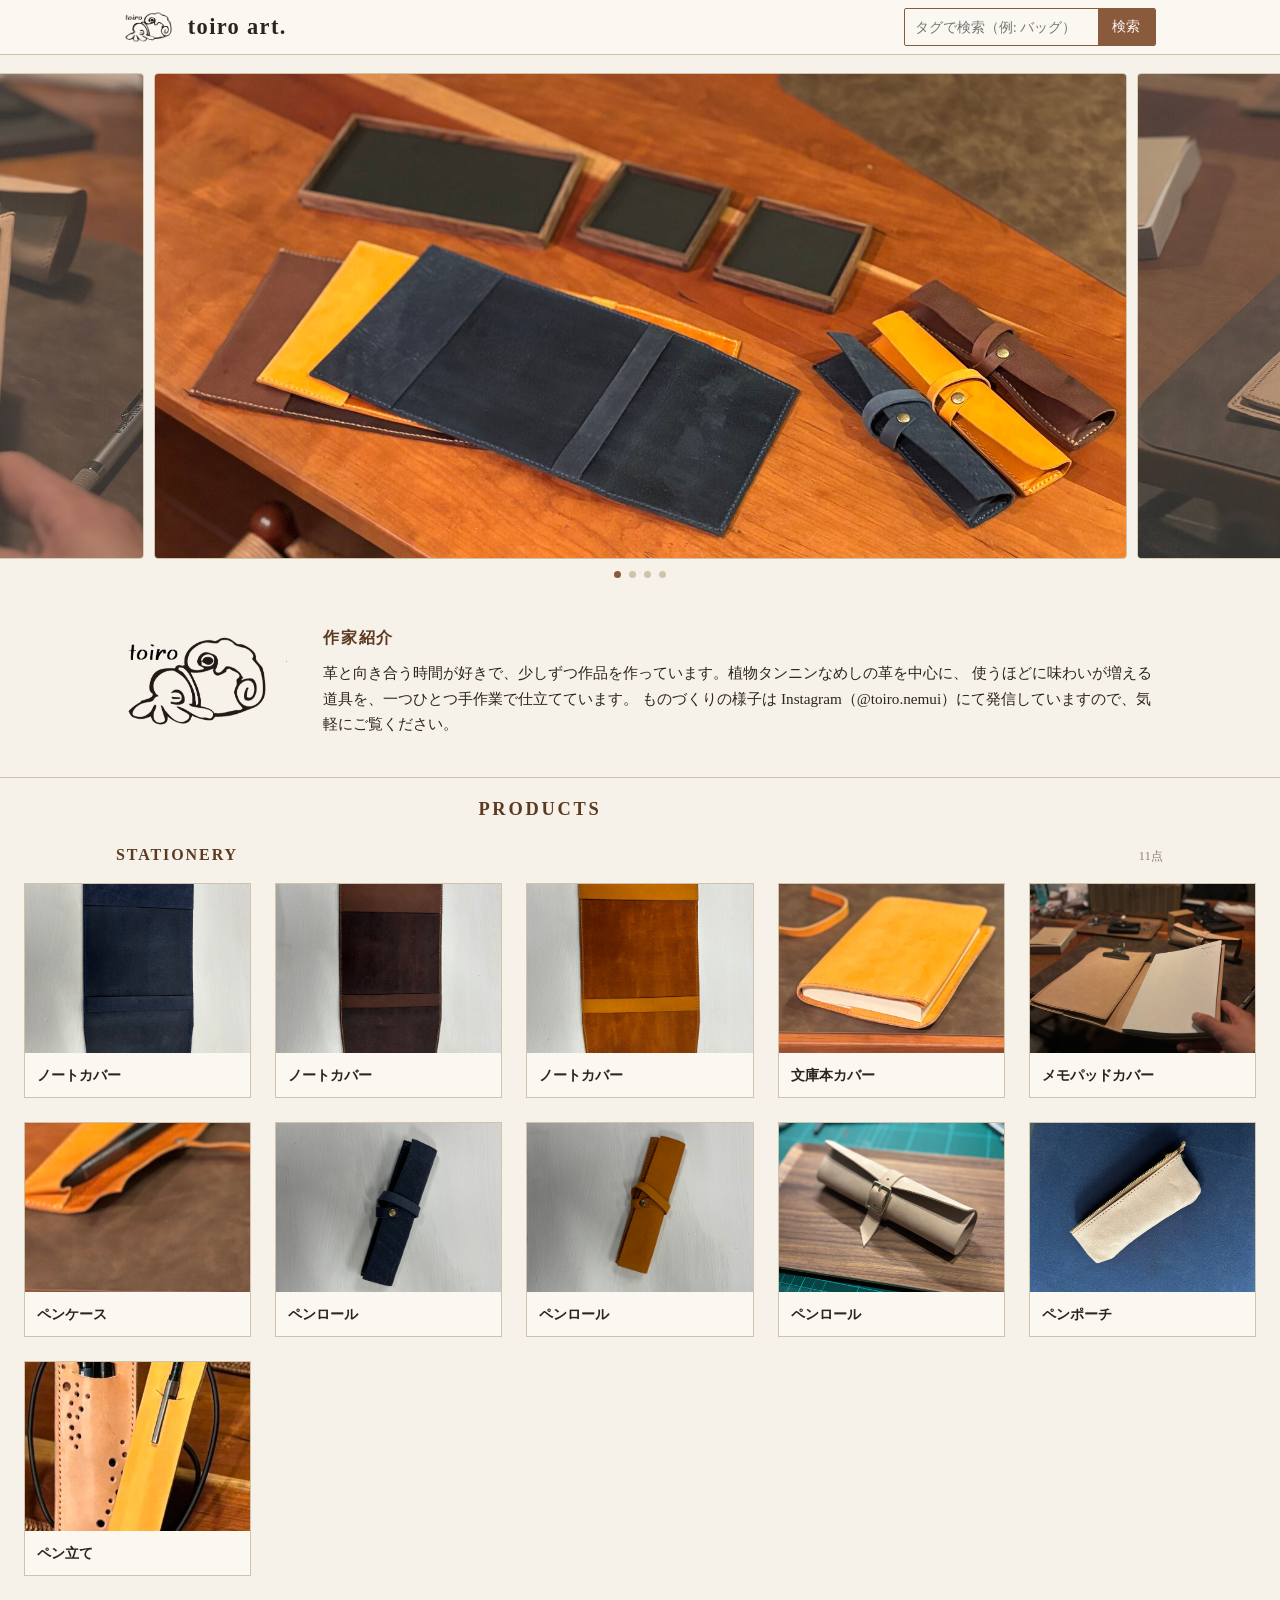
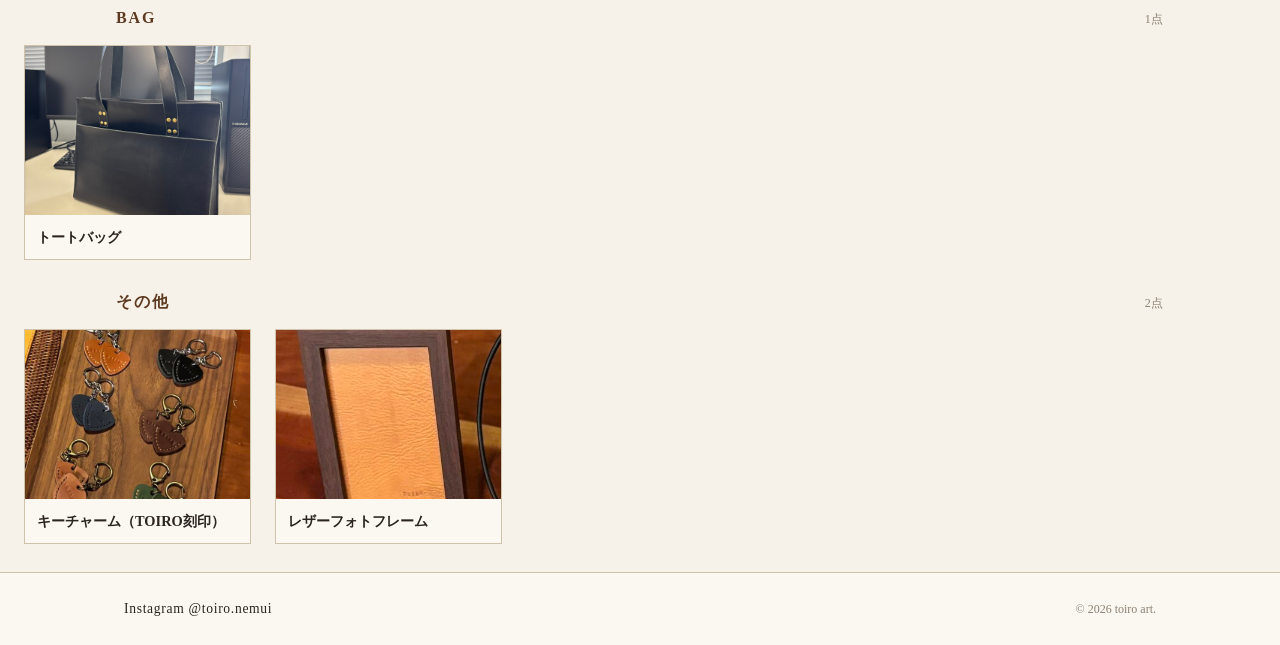
<file: index.html>
<!DOCTYPE html>
<html lang="ja">
<head>
<meta charset="UTF-8" />
<meta name="viewport" content="width=device-width, initial-scale=1.0" />
<title>toiro art. | 革細工工房</title>
<link rel="icon" type="image/png" href="assets/img/favicon.png" />
<link rel="stylesheet" href="css/style.css" />
</head>
<body>

<header class="site-header">
  <div class="wrap">
    <a class="logo" href="index.html">
      <img src="assets/img/logo.png" alt="toiro art. ロゴ" />
      toiro art.
    </a>
    <div class="search-box">
      <form class="search-form" action="search.html" method="get">
        <input type="text" name="q" class="search-field" placeholder="タグで検索（例: バッグ）" autocomplete="off" />
        <button type="submit">検索</button>
      </form>
      <ul class="search-suggest" hidden></ul>
    </div>
  </div>
</header>

<section class="hero">
  <div class="hero-viewport" id="hero-viewport">
    <!-- スライドは js/home.js が挿入 -->
  </div>
  <div class="hero-dots" id="hero-dots"></div>
</section>

<section class="about">
  <div class="wrap">
    <img src="assets/img/logo.png" alt="作家アイコン" />
    <div>
      <h2>作家紹介</h2>
      <p>
        革と向き合う時間が好きで、少しずつ作品を作っています。植物タンニンなめしの革を中心に、
        使うほどに味わいが増える道具を、一つひとつ手作業で仕立てています。
        ものづくりの様子は Instagram（@toiro.nemui）にて発信していますので、気軽にご覧ください。
      </p>
    </div>
  </div>
</section>

<h2 class="section-title wrap">PRODUCTS</h2>
<div id="genre-sections">
  <!-- ジャンルごとの商品行は js/home.js が挿入 -->
</div>

<footer class="site-footer">
  <div class="wrap">
    <div class="sns-links">
      <a href="https://www.instagram.com/toiro.nemui/" target="_blank" rel="noopener">Instagram @toiro.nemui</a>
    </div>
    <p class="copyright">&copy; 2026 toiro art.</p>
  </div>
</footer>

<script src="js/products.js"></script>
<script src="js/search-suggest.js"></script>
<script src="js/hero-data.js"></script>
<script src="js/home.js"></script>
</body>
</html>
</file>
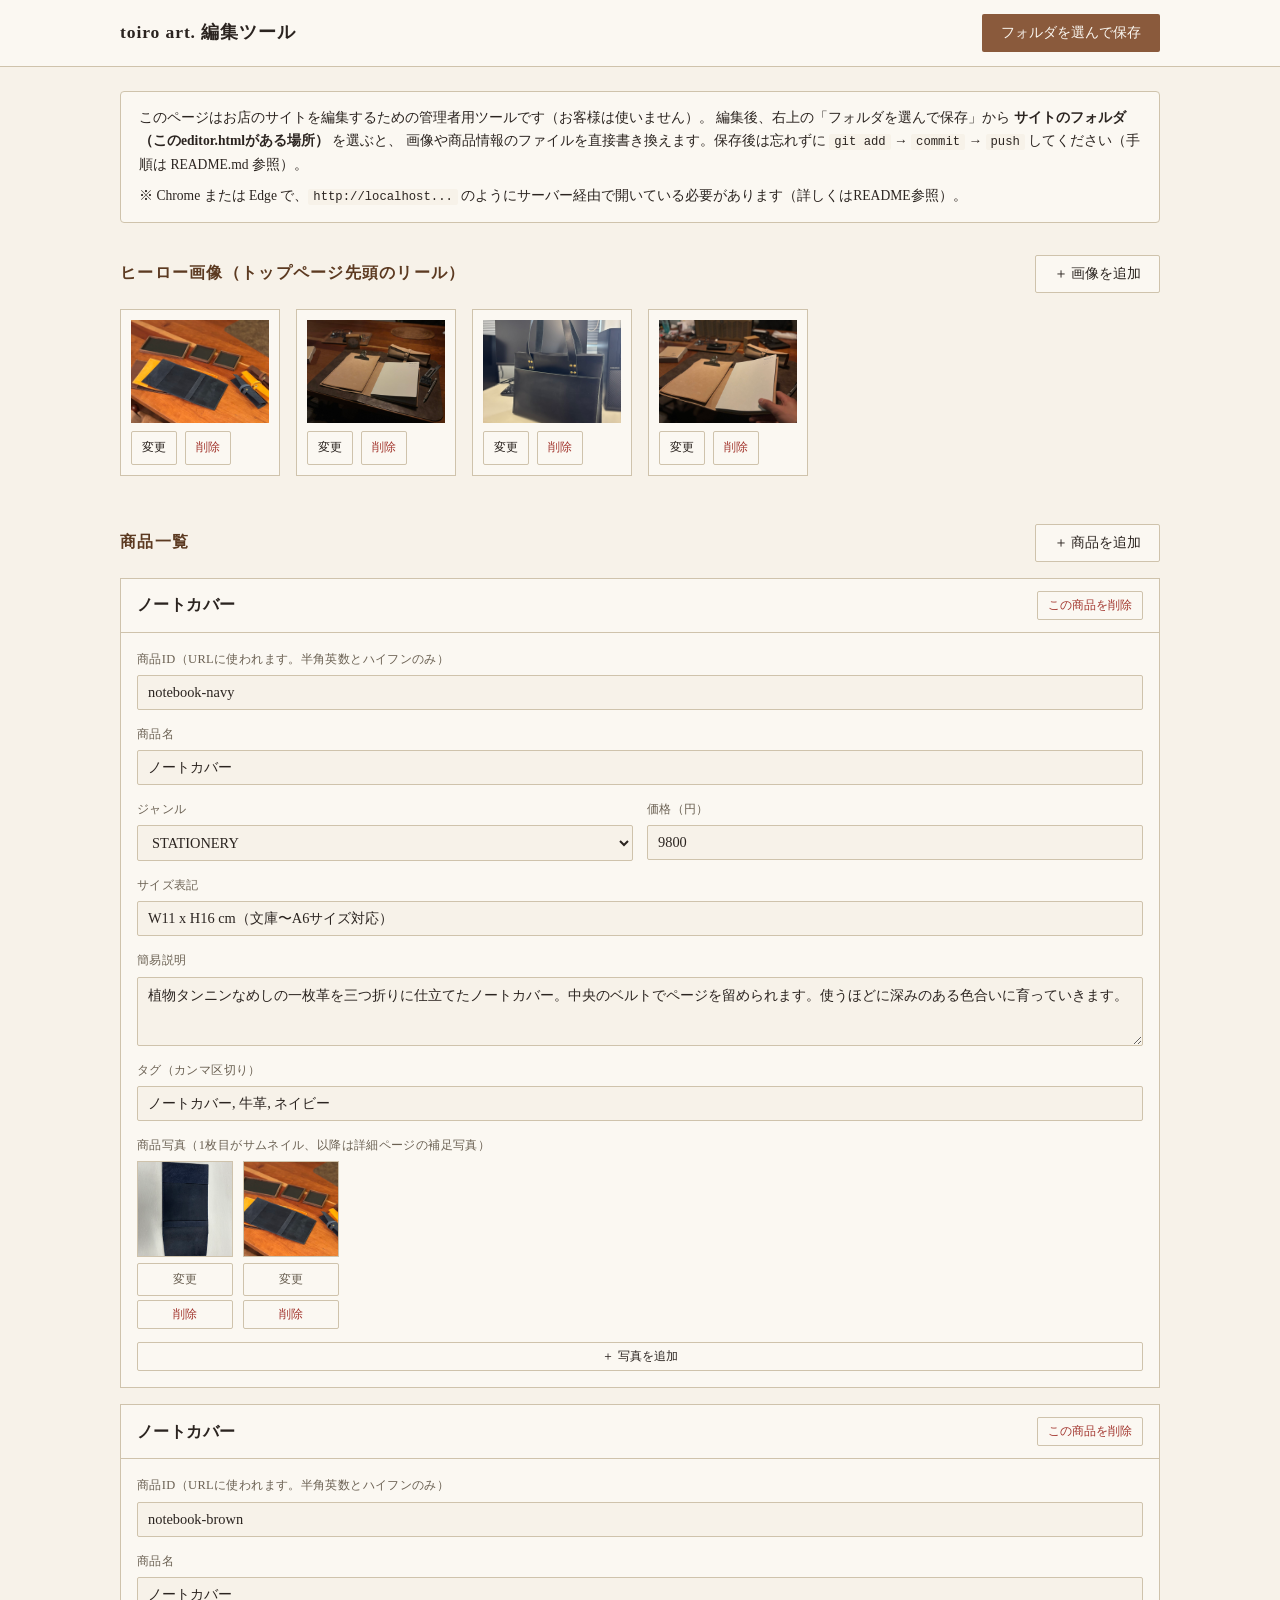
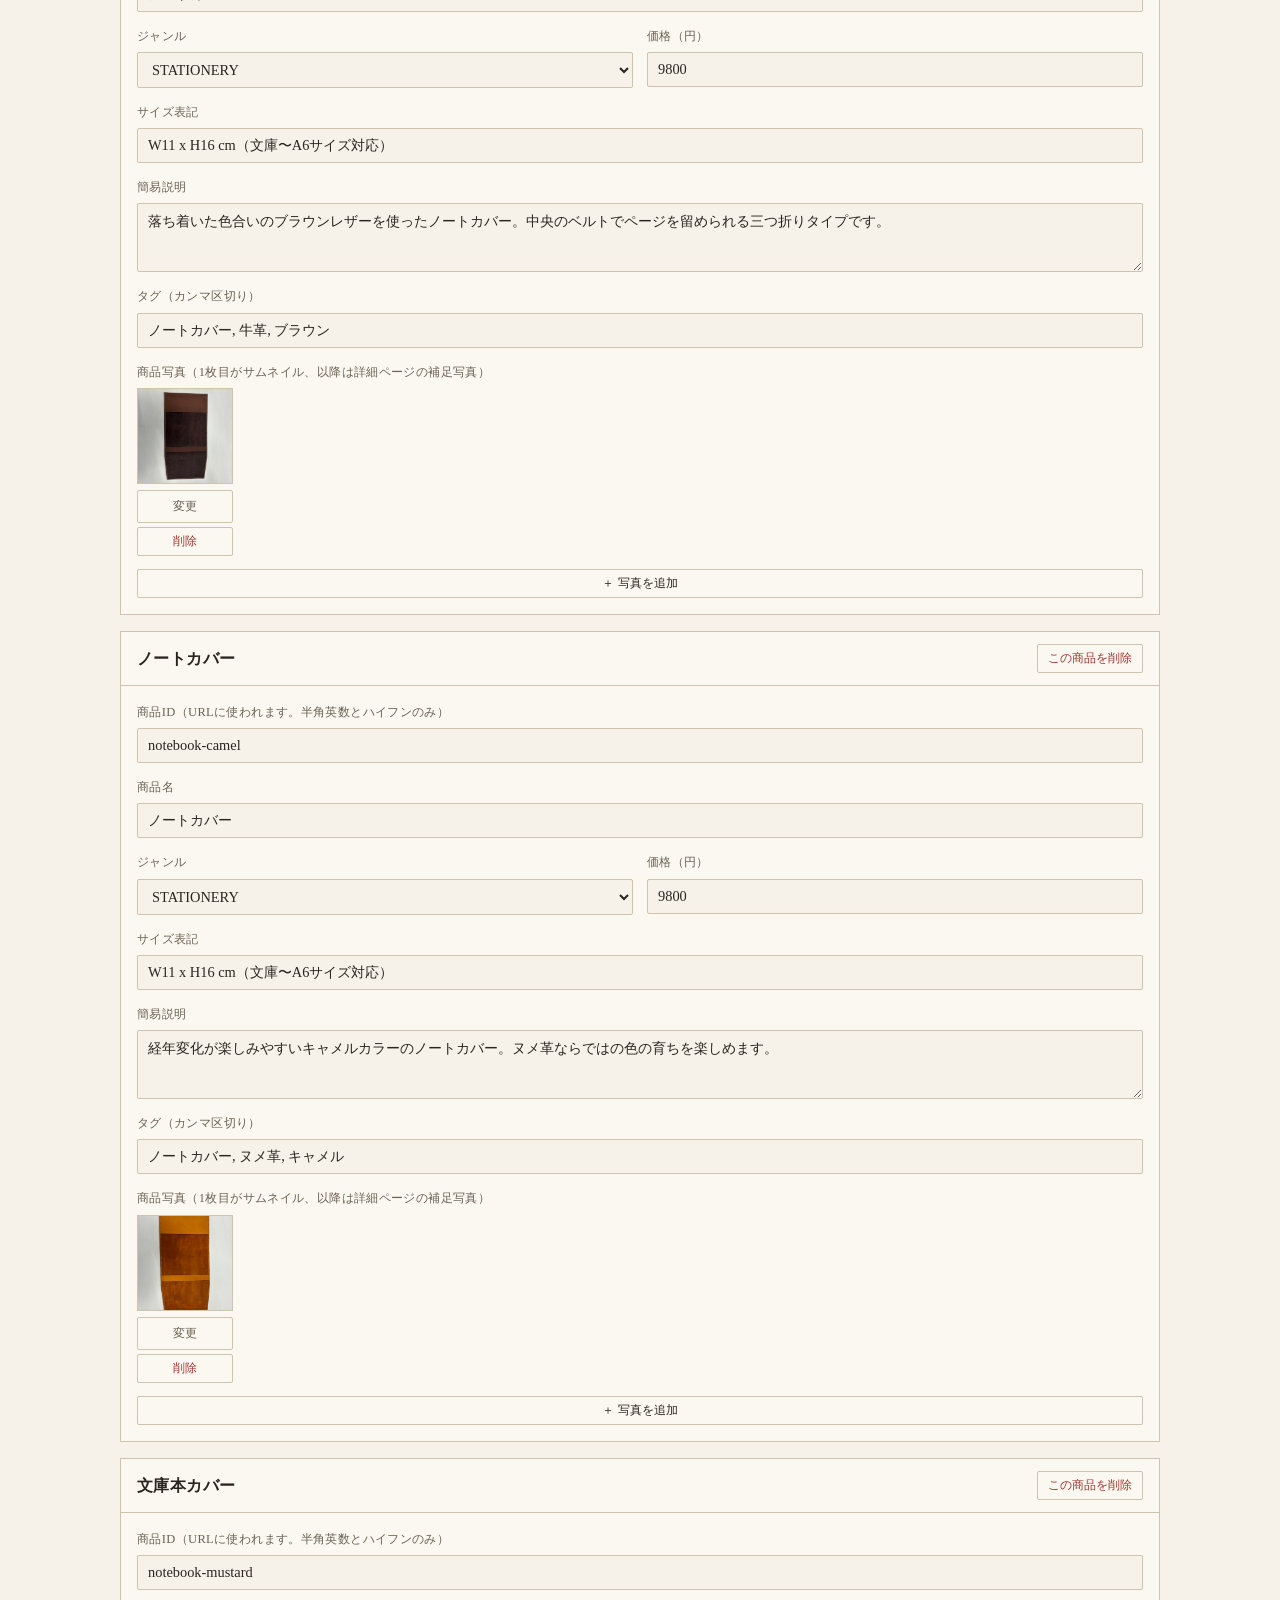
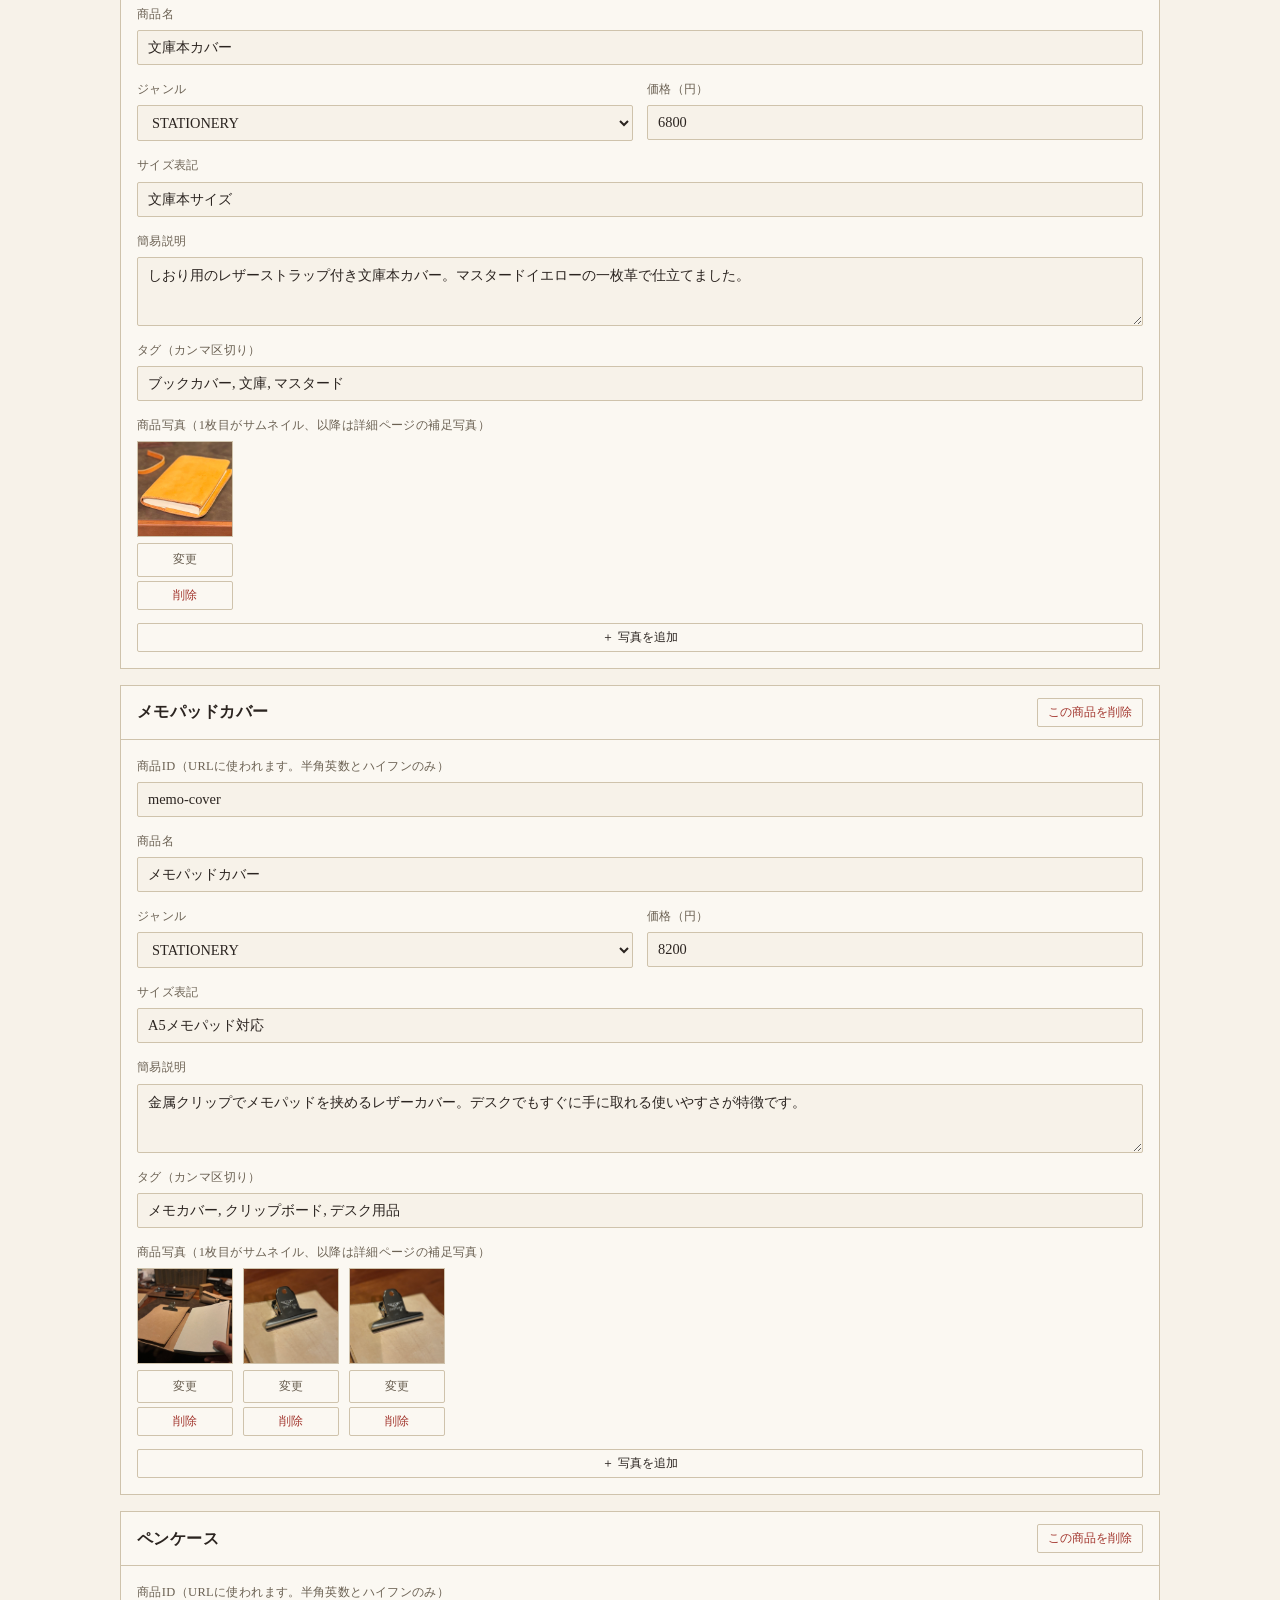
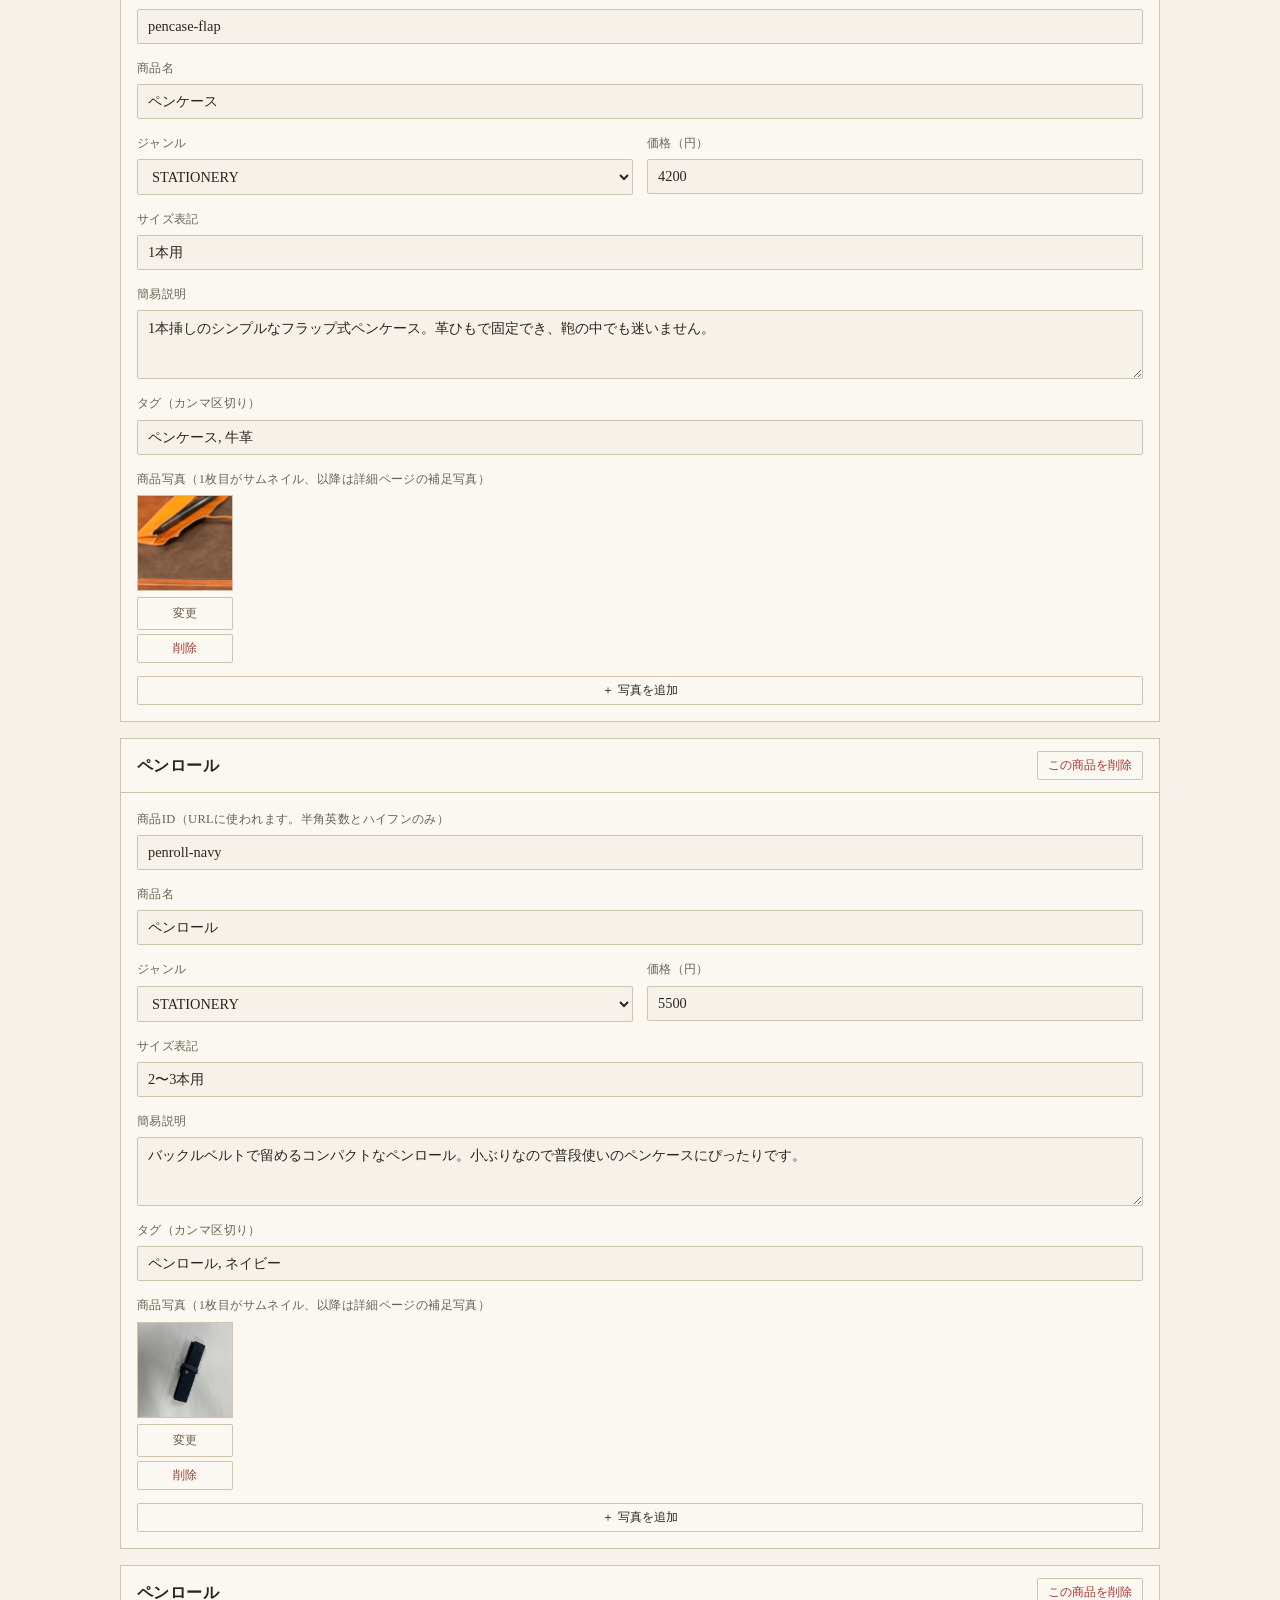
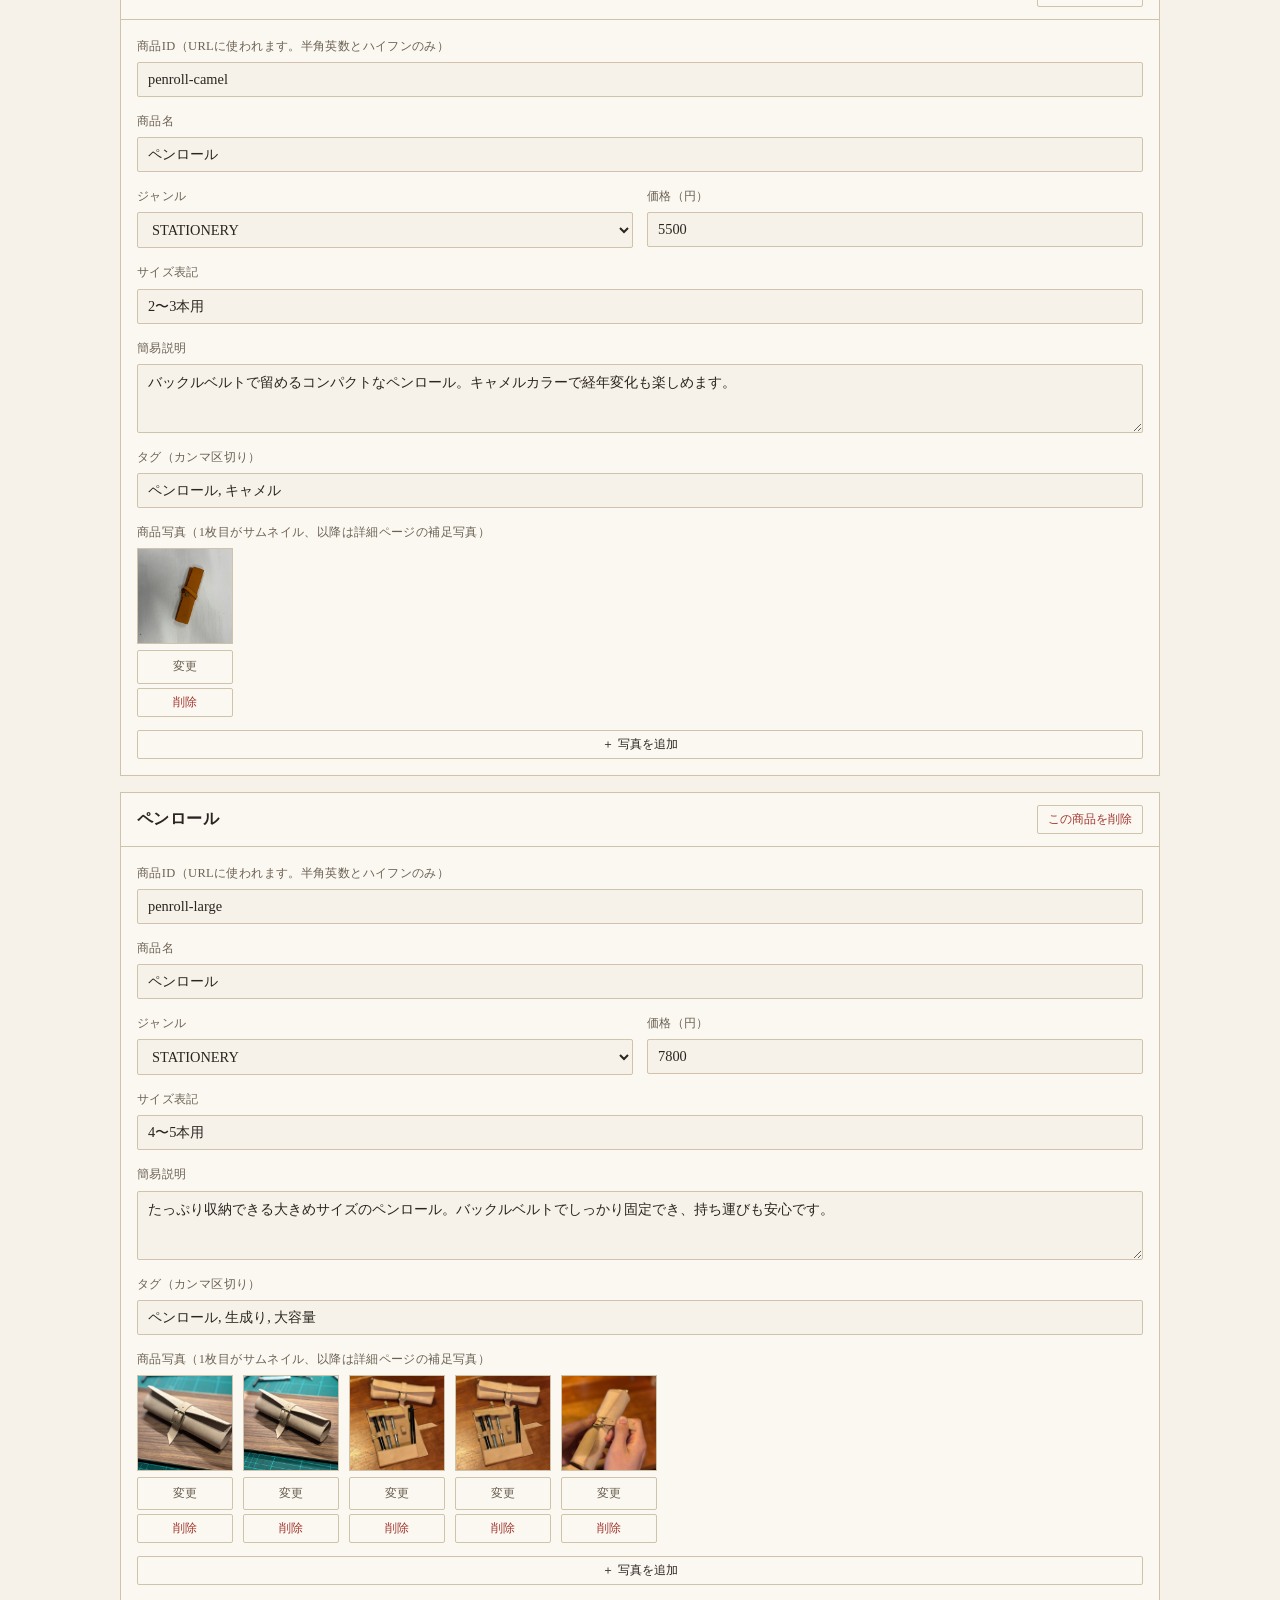
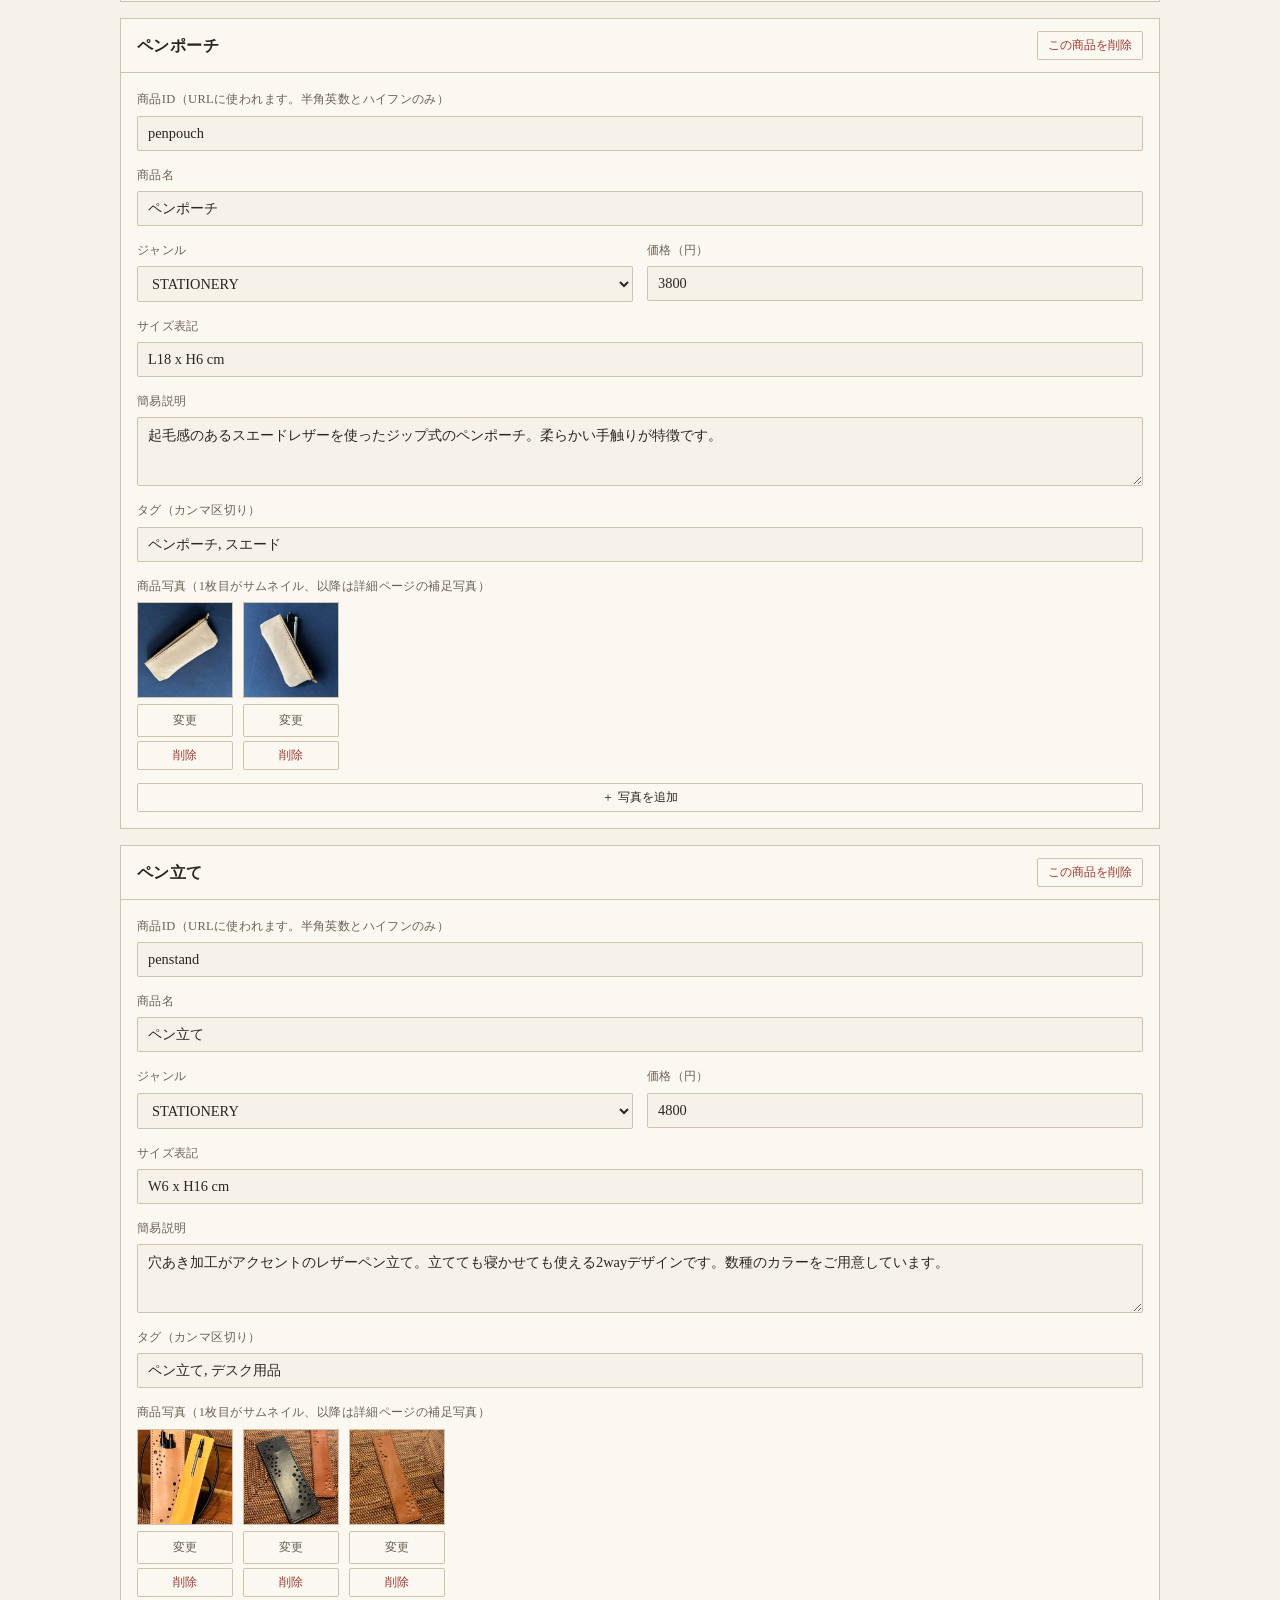
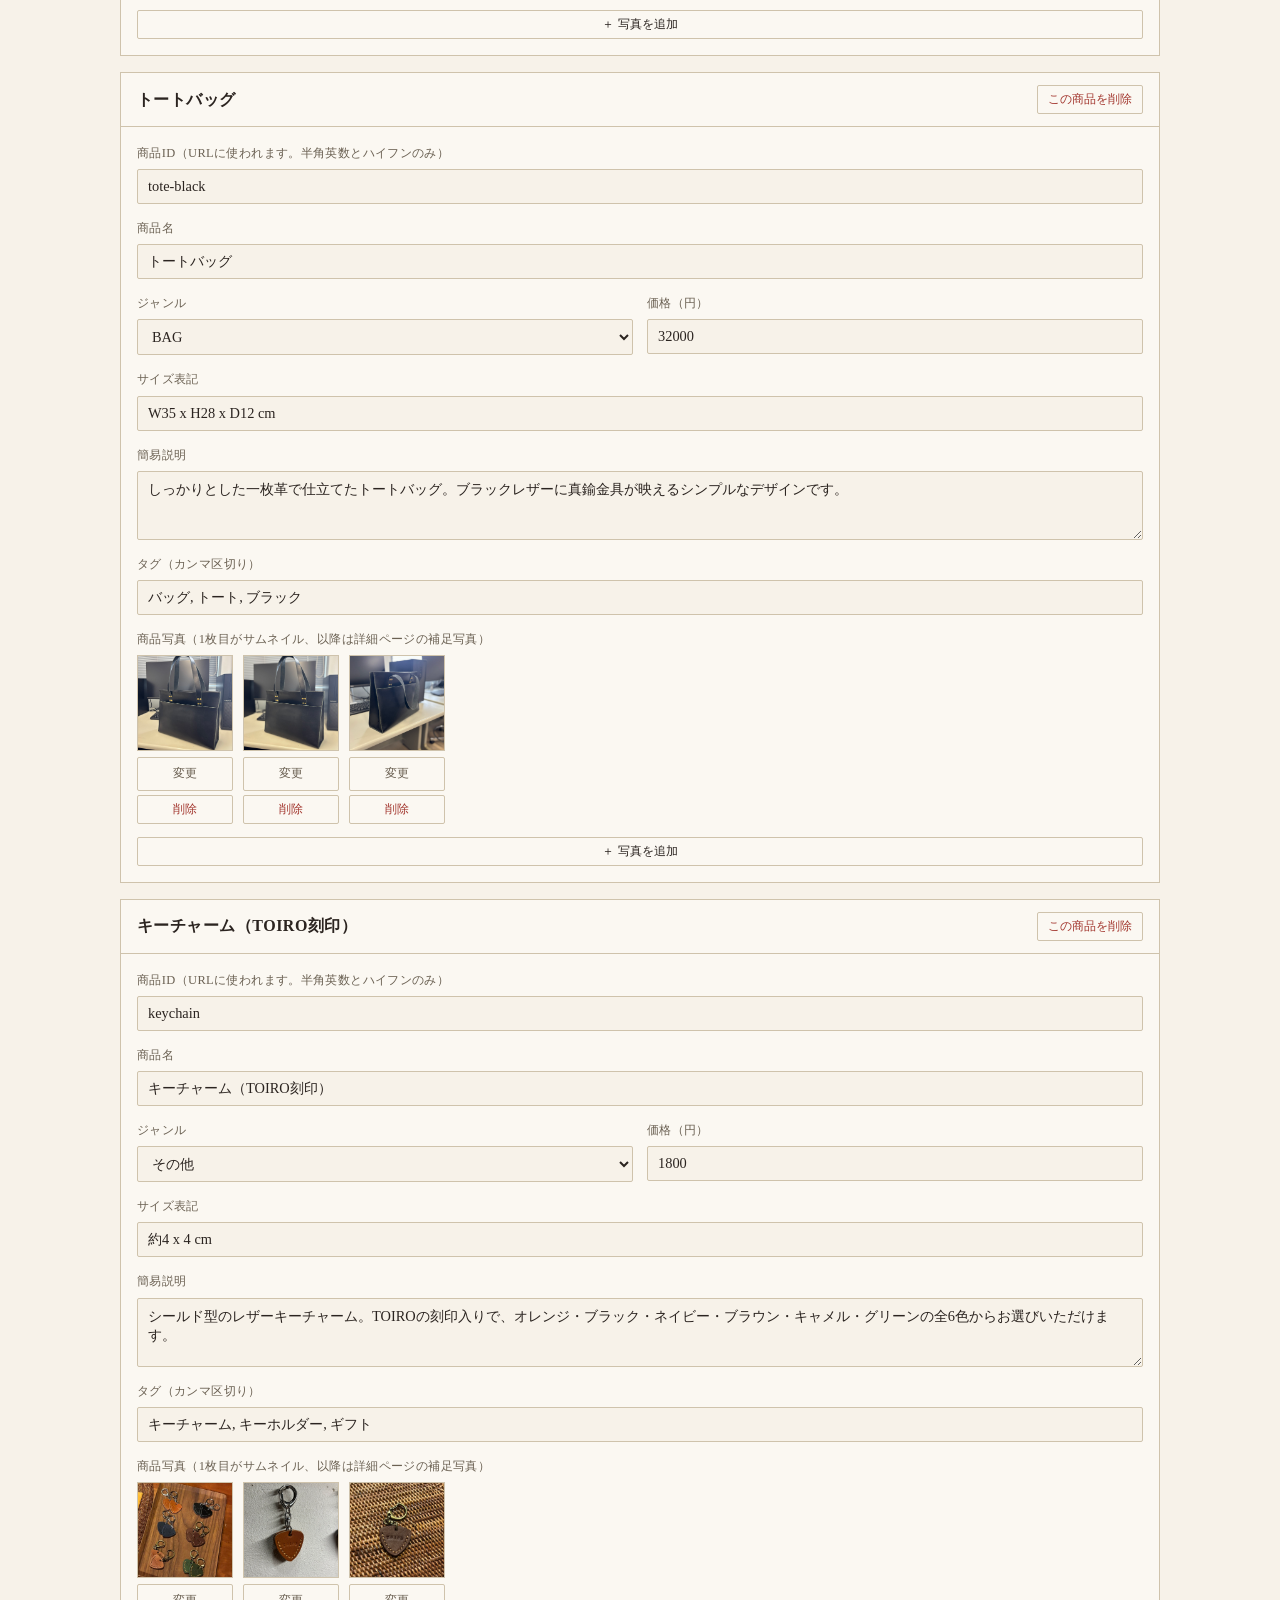
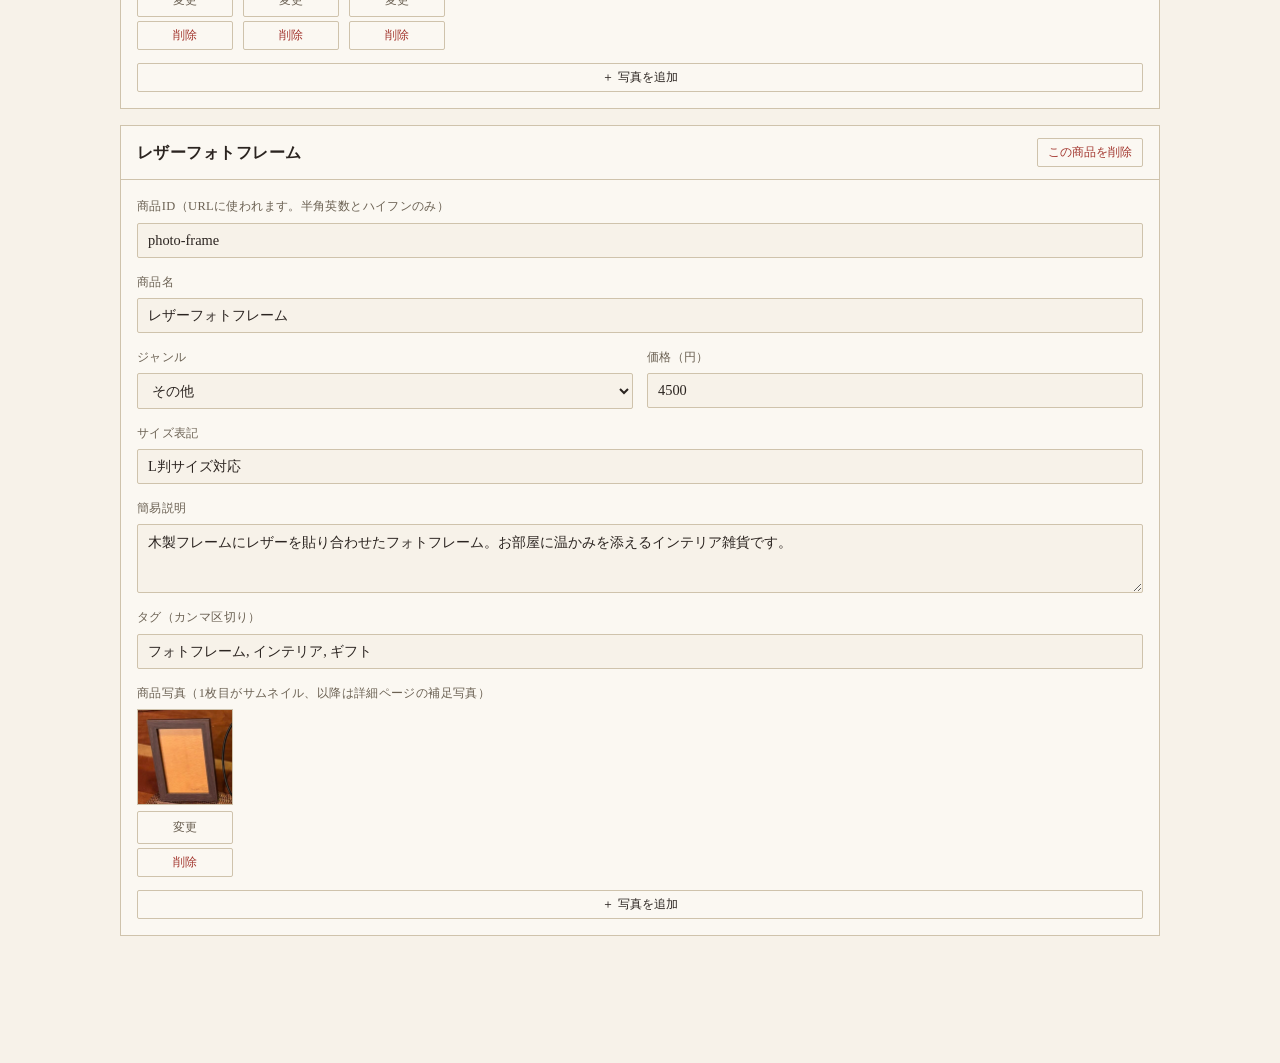
<file: editor.html>
<!DOCTYPE html>
<html lang="ja">
<head>
<meta charset="UTF-8" />
<meta name="viewport" content="width=device-width, initial-scale=1.0" />
<title>編集ツール | toiro art.</title>
<link rel="icon" type="image/png" href="assets/img/favicon.png" />
<link rel="stylesheet" href="css/style.css" />
<link rel="stylesheet" href="css/editor.css" />
</head>
<body>

<header class="editor-header">
  <div class="editor-header-inner">
    <h1>toiro art. 編集ツール</h1>
    <div class="editor-header-actions">
      <span id="editor-status" class="editor-status"></span>
      <button type="button" id="btn-save" class="btn-primary">フォルダを選んで保存</button>
    </div>
  </div>
</header>

<main class="editor-main">
  <div class="editor-notice">
    <p>
      このページはお店のサイトを編集するための管理者用ツールです（お客様は使いません）。
      編集後、右上の「フォルダを選んで保存」から <strong>サイトのフォルダ（このeditor.htmlがある場所）</strong> を選ぶと、
      画像や商品情報のファイルを直接書き換えます。保存後は忘れずに <code>git add</code> → <code>commit</code> → <code>push</code> してください（手順は README.md 参照）。
    </p>
    <p>
      ※ Chrome または Edge で、<code>http://localhost...</code> のようにサーバー経由で開いている必要があります（詳しくはREADME参照）。
    </p>
  </div>

  <section class="editor-section">
    <div class="editor-section-head">
      <h2>ヒーロー画像（トップページ先頭のリール）</h2>
      <button type="button" id="btn-add-hero" class="btn-secondary">＋ 画像を追加</button>
    </div>
    <div id="hero-editor" class="hero-editor-grid"></div>
  </section>

  <section class="editor-section">
    <div class="editor-section-head">
      <h2>商品一覧</h2>
      <button type="button" id="btn-add-product" class="btn-secondary">＋ 商品を追加</button>
    </div>
    <div id="product-editor" class="product-editor-list"></div>
  </section>
</main>

<template id="tpl-hero-slot">
  <div class="hero-slot">
    <div class="hero-slot-thumb">
      <img />
    </div>
    <div class="hero-slot-actions">
      <label class="btn-secondary btn-small">
        変更
        <input type="file" accept="image/*" hidden />
      </label>
      <button type="button" class="btn-danger btn-small" data-action="remove-hero">削除</button>
    </div>
  </div>
</template>

<template id="tpl-product-card">
  <div class="product-card-editor">
    <div class="pc-head">
      <span class="pc-head-name"></span>
      <button type="button" class="btn-danger btn-small" data-action="remove-product">この商品を削除</button>
    </div>
    <div class="pc-body">
      <div class="pc-field">
        <label>商品ID（URLに使われます。半角英数とハイフンのみ）</label>
        <input type="text" data-field="id" pattern="[a-z0-9\-]+" />
      </div>
      <div class="pc-field">
        <label>商品名</label>
        <input type="text" data-field="name" />
      </div>
      <div class="pc-field-row">
        <div class="pc-field">
          <label>ジャンル</label>
          <select data-field="category">
            <option value="wallet">WALLET</option>
            <option value="stationery">STATIONERY</option>
            <option value="bag">BAG</option>
            <option value="other">その他</option>
          </select>
        </div>
        <div class="pc-field">
          <label>価格（円）</label>
          <input type="number" data-field="price" min="0" step="1" />
        </div>
      </div>
      <div class="pc-field">
        <label>サイズ表記</label>
        <input type="text" data-field="size" />
      </div>
      <div class="pc-field">
        <label>簡易説明</label>
        <textarea data-field="description" rows="3"></textarea>
      </div>
      <div class="pc-field">
        <label>タグ（カンマ区切り）</label>
        <input type="text" data-field="tags" />
      </div>
      <div class="pc-field">
        <label>商品写真（1枚目がサムネイル、以降は詳細ページの補足写真）</label>
        <div class="pc-images"></div>
        <button type="button" class="btn-secondary btn-small" data-action="add-image">＋ 写真を追加</button>
      </div>
    </div>
  </div>
</template>

<template id="tpl-product-image">
  <div class="pc-image-slot">
    <div class="pc-image-thumb">
      <img />
    </div>
    <div class="pc-image-actions">
      <label class="btn-secondary btn-small">
        変更
        <input type="file" accept="image/*" hidden />
      </label>
      <button type="button" class="btn-danger btn-small" data-action="remove-image">削除</button>
    </div>
  </div>
</template>

<script src="js/hero-data.js"></script>
<script src="js/products.js"></script>
<script src="js/editor.js"></script>
</body>
</html>
</file>
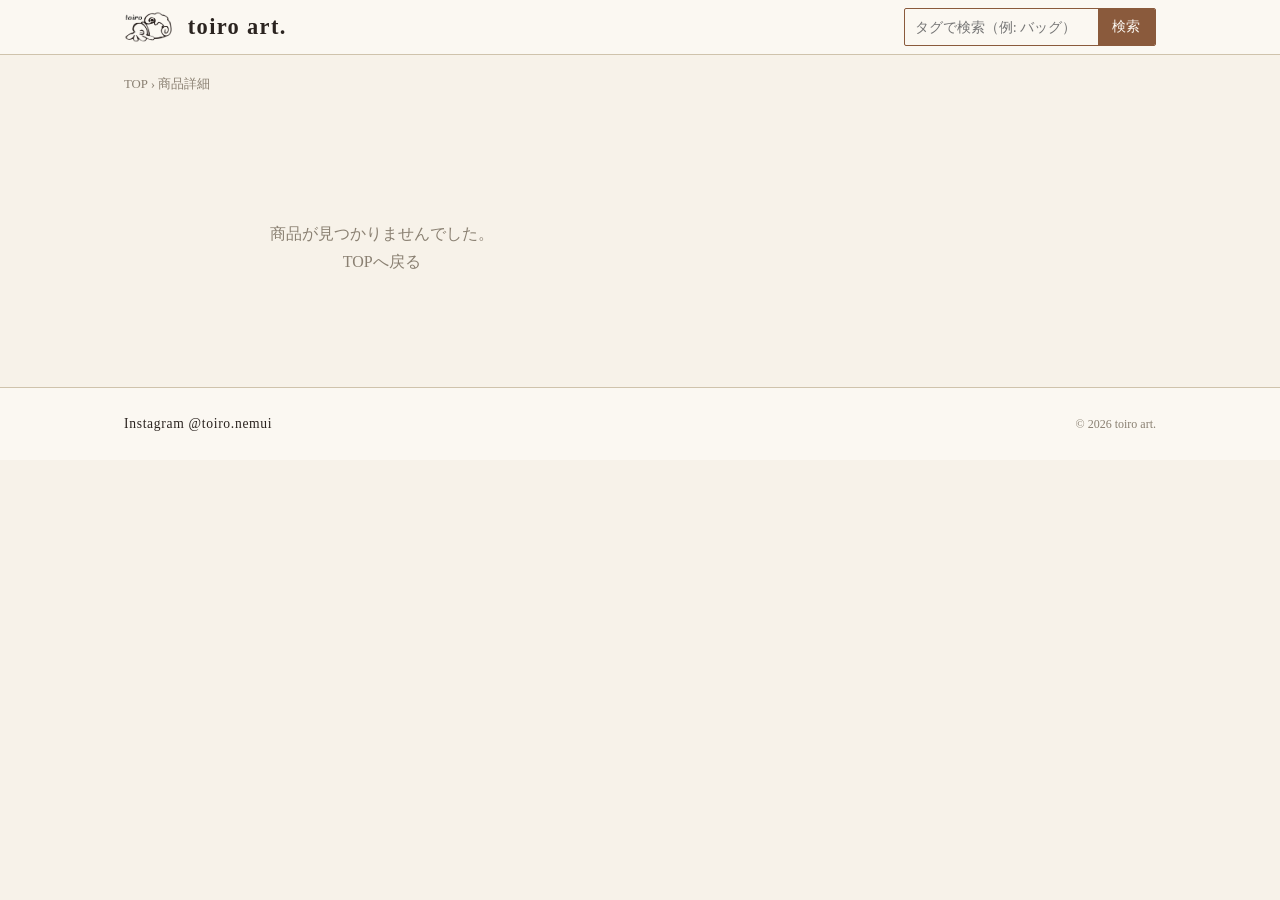
<file: product.html>
<!DOCTYPE html>
<html lang="ja">
<head>
<meta charset="UTF-8" />
<meta name="viewport" content="width=device-width, initial-scale=1.0" />
<title>商品詳細 | toiro art.</title>
<link rel="icon" type="image/png" href="assets/img/favicon.png" />
<link rel="stylesheet" href="css/style.css" />
</head>
<body>

<header class="site-header">
  <div class="wrap">
    <a class="logo" href="index.html">
      <img src="assets/img/logo.png" alt="toiro art. ロゴ" />
      toiro art.
    </a>
    <div class="search-box">
      <form class="search-form" action="search.html" method="get">
        <input type="text" name="q" class="search-field" placeholder="タグで検索（例: バッグ）" autocomplete="off" />
        <button type="submit">検索</button>
      </form>
      <ul class="search-suggest" hidden></ul>
    </div>
  </div>
</header>

<div class="wrap">
  <p class="breadcrumb"><a href="index.html">TOP</a> &rsaquo; 商品詳細</p>
  <div class="product-detail" id="product-detail">
    <!-- js/product.js が挿入 -->
  </div>
</div>

<footer class="site-footer">
  <div class="wrap">
    <div class="sns-links">
      <a href="https://www.instagram.com/toiro.nemui/" target="_blank" rel="noopener">Instagram @toiro.nemui</a>
    </div>
    <p class="copyright">&copy; 2026 toiro art.</p>
  </div>
</footer>

<script src="js/products.js"></script>
<script src="js/search-suggest.js"></script>
<script src="js/product.js"></script>
</body>
</html>
</file>
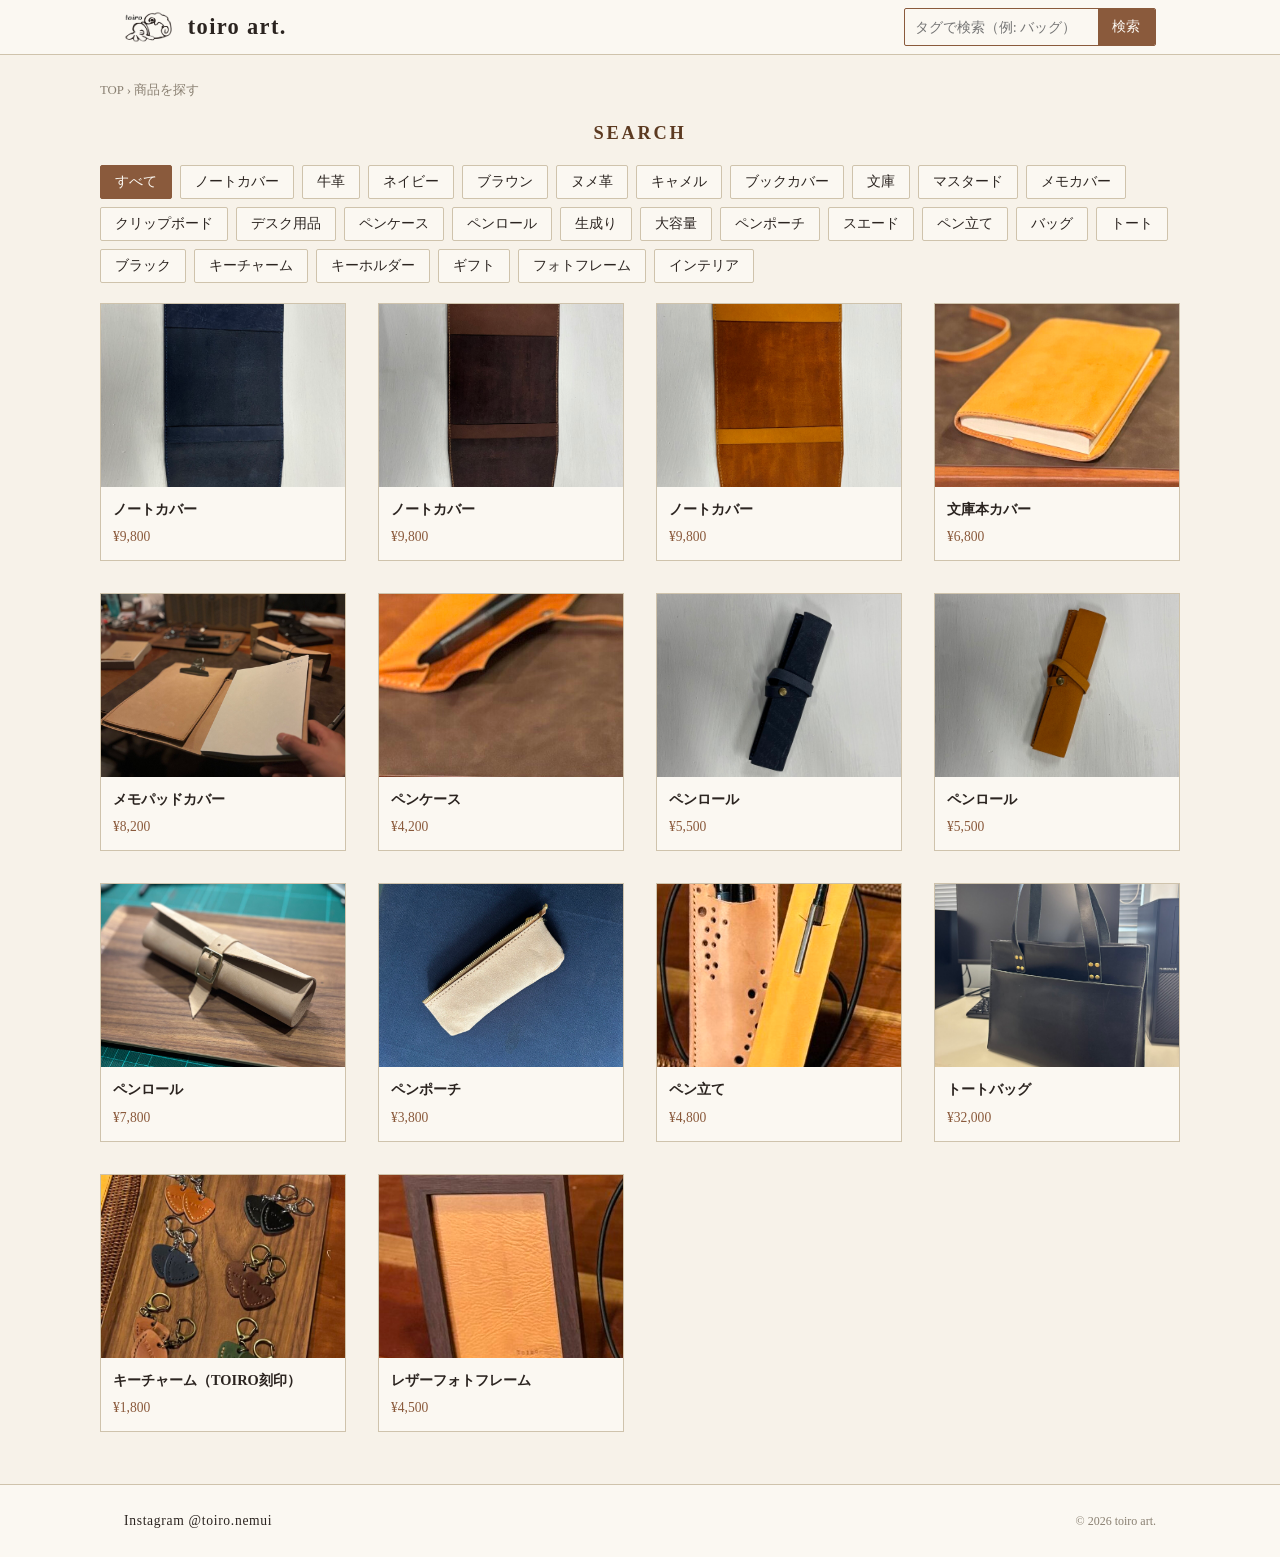
<file: search.html>
<!DOCTYPE html>
<html lang="ja">
<head>
<meta charset="UTF-8" />
<meta name="viewport" content="width=device-width, initial-scale=1.0" />
<title>商品を探す | toiro art.</title>
<link rel="icon" type="image/png" href="assets/img/favicon.png" />
<link rel="stylesheet" href="css/style.css" />
</head>
<body>

<header class="site-header">
  <div class="wrap">
    <a class="logo" href="index.html">
      <img src="assets/img/logo.png" alt="toiro art. ロゴ" />
      toiro art.
    </a>
    <div class="search-box">
      <form class="search-form" action="search.html" method="get" id="search-form">
        <input type="text" name="q" id="search-input" class="search-field" placeholder="タグで検索（例: バッグ）" autocomplete="off" />
        <button type="submit">検索</button>
      </form>
      <ul class="search-suggest" hidden></ul>
    </div>
  </div>
</header>

<div class="wrap search-page">
  <p class="breadcrumb"><a href="index.html">TOP</a> &rsaquo; 商品を探す</p>
  <h1 class="section-title">SEARCH</h1>
  <div class="tag-filter" id="tag-filter">
    <!-- js/search.js が挿入 -->
  </div>
  <div class="product-grid" id="search-results">
    <!-- js/search.js が挿入 -->
  </div>
</div>

<footer class="site-footer">
  <div class="wrap">
    <div class="sns-links">
      <a href="https://www.instagram.com/toiro.nemui/" target="_blank" rel="noopener">Instagram @toiro.nemui</a>
    </div>
    <p class="copyright">&copy; 2026 toiro art.</p>
  </div>
</footer>

<script src="js/products.js"></script>
<script src="js/search-suggest.js"></script>
<script src="js/search.js"></script>
</body>
</html>
</file>
<file: css/style.css>
:root {
  --cream: #f7f2e9;
  --paper: #fbf8f2;
  --ink: #2b2420;
  --wood: #8a5a3c;
  --wood-dark: #5c3a21;
  --wood-light: #c98a4b;
  --line: #cfc3ac;
  --max-width: 1080px;
}

* {
  box-sizing: border-box;
}

html,
body {
  margin: 0;
  padding: 0;
}

body {
  background: var(--cream);
  color: var(--ink);
  font-family: "Hiragino Mincho ProN", "Noto Serif JP", Georgia, serif;
  line-height: 1.7;
  -webkit-font-smoothing: antialiased;
}

a {
  color: inherit;
  text-decoration: none;
}

img {
  max-width: 100%;
  display: block;
}

button {
  -webkit-tap-highlight-color: transparent;
}

.wrap {
  max-width: var(--max-width);
  margin: 0 auto;
  padding: 0 16px;
}

/* Header */
.site-header {
  border-bottom: 1px solid var(--line);
  background: var(--paper);
  position: sticky;
  top: 0;
  z-index: 10;
}

.site-header .wrap {
  display: flex;
  align-items: center;
  gap: 12px;
  padding-top: 8px;
  padding-bottom: 8px;
}

.logo {
  display: flex;
  align-items: center;
  gap: 8px;
  font-size: 1.05rem;
  letter-spacing: 0.06em;
  font-weight: 600;
  white-space: nowrap;
  flex-shrink: 0;
}

.logo img {
  height: 24px;
  width: auto;
  flex-shrink: 0;
}

.search-form {
  display: flex;
  border: 1px solid var(--wood);
  border-radius: 2px;
  overflow: hidden;
}

.search-box {
  position: relative;
  flex: 1;
  min-width: 0;
}

.search-form input {
  flex: 1;
  min-width: 0;
  border: none;
  background: transparent;
  padding: 9px 10px;
  font-family: inherit;
  font-size: 0.9rem;
  color: var(--ink);
  outline: none;
}

.search-form button {
  border: none;
  background: var(--wood);
  color: var(--paper);
  padding: 9px 14px;
  cursor: pointer;
  font-family: inherit;
  font-size: 0.85rem;
  letter-spacing: 0.05em;
}

.search-form button:hover {
  background: var(--wood-dark);
}

@media (min-width: 640px) {
  .wrap {
    padding: 0 24px;
  }
  .logo {
    font-size: 1.4rem;
  }
  .logo img {
    height: 32px;
  }
  .search-box {
    flex: initial;
    max-width: 320px;
    margin-left: auto;
  }
}

/* 検索候補（ネイティブdatalistの代わりに自前で描画するドロップダウン） */
.search-suggest {
  position: absolute;
  top: calc(100% + 4px);
  left: 0;
  right: 0;
  z-index: 20;
  margin: 0;
  padding: 4px;
  list-style: none;
  background: var(--paper);
  border: 1px solid var(--wood);
  border-radius: 2px;
  box-shadow: 0 8px 20px rgba(43, 36, 32, 0.12);
  max-height: 260px;
  overflow-y: auto;
}

.search-suggest li button {
  display: block;
  width: 100%;
  text-align: left;
  border: none;
  background: none;
  padding: 8px 10px;
  font-family: inherit;
  font-size: 0.9rem;
  color: var(--ink);
  cursor: pointer;
  border-radius: 2px;
}

.search-suggest li button:hover,
.search-suggest li button.is-highlighted {
  background: var(--cream);
  color: var(--wood-dark);
}

/* Hero peek carousel */
.hero {
  padding: 18px 0 6px;
  overflow: hidden;
}

.hero-viewport {
  display: flex;
  gap: 10px;
  overflow-x: auto;
  scroll-snap-type: x mandatory;
  -webkit-overflow-scrolling: touch;
  scrollbar-width: none;
  padding: 0 8%;
}

.hero-viewport::-webkit-scrollbar {
  display: none;
}

.hero-slide {
  flex: 0 0 100%;
  scroll-snap-align: center;
  aspect-ratio: 4 / 3;
  border-radius: 4px;
  overflow: hidden;
  background: var(--wood-dark);
  border: 1px solid var(--line);
  cursor: pointer;
  opacity: 0.8;
  transition: opacity 0.3s ease;
}

.hero-slide.is-active {
  opacity: 1;
  cursor: default;
}

.hero-slide img {
  width: 100%;
  height: 100%;
  object-fit: cover;
  pointer-events: none;
}

.hero-spacer {
  visibility: hidden;
  pointer-events: none;
  border: none;
  background: none;
  scroll-snap-align: none;
}

@media (min-width: 640px) {
  .hero-viewport {
    padding: 0 12%;
  }
  .hero-slide {
    flex: 0 0 100%;
    aspect-ratio: 16 / 8;
  }
}

.hero-dots {
  display: flex;
  justify-content: center;
  gap: 8px;
  padding: 12px 0 0;
}

.hero-dots span {
  width: 7px;
  height: 7px;
  border-radius: 50%;
  background: var(--line);
  transition: background 0.3s;
  cursor: pointer;
}

.hero-dots span.active {
  background: var(--wood);
}

/* About */
.about {
  padding: 40px 0;
  border-bottom: 1px solid var(--line);
}

.about .wrap {
  display: flex;
  flex-direction: column;
  align-items: center;
  gap: 20px;
  text-align: center;
}

.about img {
  height: 72px;
  width: auto;
  flex-shrink: 0;
}

.about h2 {
  font-size: 1rem;
  letter-spacing: 0.1em;
  margin: 0 0 8px;
  color: var(--wood-dark);
}

.about p {
  margin: 0;
  color: var(--ink);
  font-size: 0.95rem;
}

@media (min-width: 640px) {
  .about .wrap {
    flex-direction: row;
    text-align: left;
    gap: 32px;
  }
  .about img {
    height: 96px;
  }
}

/* Section title */
.section-title {
  text-align: center;
  font-size: 1.15rem;
  letter-spacing: 0.15em;
  margin: 16px 0 16px;
  color: var(--wood-dark);
}

/* Genre rows */
.genre-section {
  margin-bottom: 28px;
}

.genre-heading {
  display: flex;
  align-items: baseline;
  justify-content: space-between;
  gap: 12px;
  padding: 0 16px;
  margin-bottom: 14px;
}

.genre-heading h3 {
  margin: 0;
  font-size: 1rem;
  letter-spacing: 0.12em;
  color: var(--wood-dark);
}

.genre-heading .genre-count {
  font-size: 0.75rem;
  color: #8a8072;
  letter-spacing: 0.05em;
}

.genre-row {
  display: grid;
  grid-template-columns: repeat(auto-fill, minmax(140px, 1fr));
  align-items: start;
  gap: 16px;
  padding: 0 16px;
}

@media (min-width: 640px) {
  .genre-row {
    grid-template-columns: repeat(auto-fill, minmax(200px, 1fr));
    gap: 24px;
    padding: 0 24px;
  }
}

/* Product card */
.product-card {
  display: block;
  border: 1px solid var(--line);
  background: var(--paper);
  transition: box-shadow 0.25s, transform 0.25s;
}

.product-card:hover {
  box-shadow: 0 8px 20px rgba(90, 60, 30, 0.12);
  transform: translateY(-2px);
}

.product-card .thumb {
  aspect-ratio: 4 / 3;
  overflow: hidden;
}

.product-card .thumb img {
  width: 100%;
  height: 100%;
  object-fit: cover;
}

.product-card .info {
  padding: 12px;
}

.product-card .info h3 {
  font-size: 0.9rem;
  margin: 0;
  line-height: 1.4;
}

/* Product grid (search results) */
.product-grid {
  display: grid;
  grid-template-columns: repeat(auto-fill, minmax(150px, 1fr));
  align-items: start;
  gap: 20px;
  padding-bottom: 24px;
}

@media (min-width: 640px) {
  .product-grid {
    grid-template-columns: repeat(auto-fill, minmax(220px, 1fr));
    gap: 32px;
  }
}

.product-grid .product-card .price {
  color: var(--wood);
  margin: 6px 0 0;
  font-size: 0.85rem;
}

/* Footer */
.site-footer {
  border-top: 1px solid var(--line);
  background: var(--paper);
  padding: 20px 0;
  margin-top: 0;
}

.site-footer .wrap {
  display: flex;
  flex-direction: column;
  align-items: center;
  gap: 10px;
  text-align: center;
}

.sns-links {
  display: flex;
  gap: 24px;
}

.sns-links a {
  font-size: 0.85rem;
  letter-spacing: 0.05em;
  border-bottom: 1px solid transparent;
  padding: 4px 0;
}

.sns-links a:hover {
  border-bottom-color: var(--wood);
}

.copyright {
  font-size: 0.75rem;
  color: #8a8072;
  margin: 0;
}

@media (min-width: 640px) {
  .site-footer .wrap {
    flex-direction: row;
    justify-content: space-between;
    text-align: left;
  }
}

/* Product detail page */
.product-detail {
  display: grid;
  grid-template-columns: 1fr;
  gap: 28px;
  padding: 32px 0 48px;
}

@media (min-width: 720px) {
  .product-detail {
    grid-template-columns: 1.1fr 1fr;
    gap: 48px;
    padding: 56px 0;
  }
}

.detail-gallery .main-image {
  aspect-ratio: 1 / 1;
  border: 1px solid var(--line);
  margin-bottom: 10px;
  overflow: hidden;
}

.detail-gallery .main-image img {
  width: 100%;
  height: 100%;
  object-fit: cover;
  display: block;
}

.detail-thumbs {
  display: flex;
  gap: 8px;
  overflow-x: auto;
  padding-bottom: 4px;
}

.detail-thumbs img {
  width: 56px;
  height: 56px;
  flex-shrink: 0;
  object-fit: cover;
  border: 1px solid var(--line);
  cursor: pointer;
  opacity: 0.7;
}

.detail-thumbs img.active {
  opacity: 1;
  border-color: var(--wood);
}

.detail-info h1 {
  font-size: 1.35rem;
  margin: 0 0 8px;
}

.detail-info .price {
  font-size: 1.2rem;
  color: var(--wood);
  margin: 0 0 10px;
}

.detail-info .size {
  color: #6b6153;
  margin: 0 0 14px;
  font-size: 0.9rem;
}

.detail-info .description {
  margin: 0 0 18px;
  font-size: 0.95rem;
}

.tag-list {
  display: flex;
  gap: 8px;
  flex-wrap: wrap;
  margin: 0 0 22px;
  padding-bottom: 22px;
  border-bottom: 1px solid var(--line);
}

.tag {
  border: 1px solid var(--line);
  padding: 4px 10px;
  font-size: 0.78rem;
  border-radius: 2px;
  color: var(--wood-dark);
}

.cta-instagram {
  display: inline-block;
  background: var(--wood);
  color: var(--paper);
  font-size: 0.9rem;
  padding: 11px 24px;
  letter-spacing: 0.03em;
  border-radius: 2px;
  width: 100%;
  text-align: center;
}

@media (min-width: 640px) {
  .cta-instagram {
    width: auto;
  }
}

.cta-instagram:hover {
  background: var(--wood-dark);
}

.breadcrumb {
  padding-top: 6px;
  font-size: 0.8rem;
  color: #8a8072;
}

/* Search page */
.search-page {
  padding: 6px 0 28px;
}

.tag-filter {
  display: flex;
  gap: 8px;
  flex-wrap: wrap;
  margin-bottom: 20px;
}

.tag-filter button {
  border: 1px solid var(--line);
  background: var(--paper);
  padding: 7px 14px;
  border-radius: 2px;
  cursor: pointer;
  font-family: inherit;
  font-size: 0.85rem;
  color: var(--ink);
}

.tag-filter button.active {
  background: var(--wood);
  color: var(--paper);
  border-color: var(--wood);
}

.empty-state {
  text-align: center;
  color: #8a8072;
  padding: 40px 0;
}
</file>
<file: css/editor.css>
/* 編集ツール専用のスタイル。style.css の変数（色など）を利用する */

body {
  background: var(--cream);
}

.editor-header {
  background: var(--paper);
  border-bottom: 1px solid var(--line);
  position: sticky;
  top: 0;
  z-index: 10;
}

.editor-header-inner {
  max-width: 1080px;
  margin: 0 auto;
  padding: 14px 20px;
  display: flex;
  align-items: center;
  justify-content: space-between;
  gap: 16px;
  flex-wrap: wrap;
}

.editor-header-inner h1 {
  font-size: 1.1rem;
  margin: 0;
  letter-spacing: 0.05em;
}

.editor-header-actions {
  display: flex;
  align-items: center;
  gap: 12px;
}

.editor-status {
  font-size: 0.82rem;
  color: #6b6153;
  max-width: 320px;
}

.editor-status.success {
  color: #2e6b3e;
}

.editor-status.error {
  color: #a3372f;
}

.editor-main {
  max-width: 1080px;
  margin: 0 auto;
  padding: 24px 20px 80px;
}

.editor-notice {
  background: var(--paper);
  border: 1px solid var(--line);
  border-radius: 4px;
  padding: 14px 18px;
  margin-bottom: 32px;
  font-size: 0.85rem;
  color: var(--ink);
}

.editor-notice p {
  margin: 0 0 8px;
}

.editor-notice p:last-child {
  margin-bottom: 0;
}

.editor-notice code {
  background: var(--cream);
  padding: 1px 5px;
  border-radius: 2px;
  font-size: 0.9em;
}

.editor-section {
  margin-bottom: 48px;
}

.editor-section-head {
  display: flex;
  align-items: baseline;
  justify-content: space-between;
  gap: 12px;
  margin-bottom: 16px;
}

.editor-section-head h2 {
  font-size: 1rem;
  letter-spacing: 0.08em;
  color: var(--wood-dark);
  margin: 0;
}

/* ボタン共通 */
.btn-primary,
.btn-secondary,
.btn-danger {
  font-family: inherit;
  border-radius: 2px;
  cursor: pointer;
  border: 1px solid transparent;
  padding: 9px 18px;
  font-size: 0.85rem;
}

.btn-primary {
  background: var(--wood);
  color: var(--paper);
}

.btn-primary:hover {
  background: var(--wood-dark);
}

.btn-secondary {
  background: var(--paper);
  border-color: var(--line);
  color: var(--ink);
}

.btn-secondary:hover {
  border-color: var(--wood);
}

.btn-danger {
  background: var(--paper);
  border-color: var(--line);
  color: #a3372f;
}

.btn-danger:hover {
  border-color: #a3372f;
}

.btn-small {
  padding: 5px 10px;
  font-size: 0.78rem;
}

/* ヒーロー画像編集 */
.hero-editor-grid {
  display: grid;
  grid-template-columns: repeat(auto-fill, minmax(160px, 1fr));
  gap: 16px;
}

.hero-slot {
  border: 1px solid var(--line);
  background: var(--paper);
  padding: 10px;
}

.hero-slot-thumb {
  aspect-ratio: 4 / 3;
  overflow: hidden;
  margin-bottom: 8px;
  background: var(--cream);
}

.hero-slot-thumb img {
  width: 100%;
  height: 100%;
  object-fit: cover;
  display: block;
}

.hero-slot-actions {
  display: flex;
  gap: 8px;
}

/* 商品編集 */
.product-editor-list {
  display: flex;
  flex-direction: column;
  gap: 16px;
}

.product-card-editor {
  border: 1px solid var(--line);
  background: var(--paper);
}

.pc-head {
  display: flex;
  align-items: center;
  justify-content: space-between;
  gap: 12px;
  padding: 12px 16px;
  border-bottom: 1px solid var(--line);
}

.pc-head-name {
  font-weight: 600;
  letter-spacing: 0.03em;
}

.pc-body {
  padding: 16px;
  display: flex;
  flex-direction: column;
  gap: 14px;
}

.pc-field {
  display: flex;
  flex-direction: column;
  gap: 5px;
}

.pc-field label {
  font-size: 0.78rem;
  color: #6b6153;
  letter-spacing: 0.03em;
}

.pc-field input[type="text"],
.pc-field input[type="number"],
.pc-field select,
.pc-field textarea {
  font-family: inherit;
  font-size: 0.9rem;
  padding: 8px 10px;
  border: 1px solid var(--line);
  border-radius: 2px;
  background: var(--cream);
  color: var(--ink);
}

.pc-field textarea {
  resize: vertical;
}

.pc-field-row {
  display: grid;
  grid-template-columns: 1fr 1fr;
  gap: 14px;
}

.pc-images {
  display: flex;
  flex-wrap: wrap;
  gap: 10px;
  margin-bottom: 8px;
}

.pc-image-slot {
  width: 96px;
}

.pc-image-thumb {
  aspect-ratio: 1 / 1;
  border: 1px solid var(--line);
  overflow: hidden;
  margin-bottom: 6px;
  background: var(--cream);
}

.pc-image-thumb img {
  width: 100%;
  height: 100%;
  object-fit: cover;
  display: block;
}

.pc-image-actions {
  display: flex;
  flex-direction: column;
  gap: 4px;
}

.pc-image-actions .btn-secondary,
.pc-image-actions .btn-danger {
  width: 100%;
  text-align: center;
}

@media (max-width: 480px) {
  .pc-field-row {
    grid-template-columns: 1fr;
  }
}
</file>
